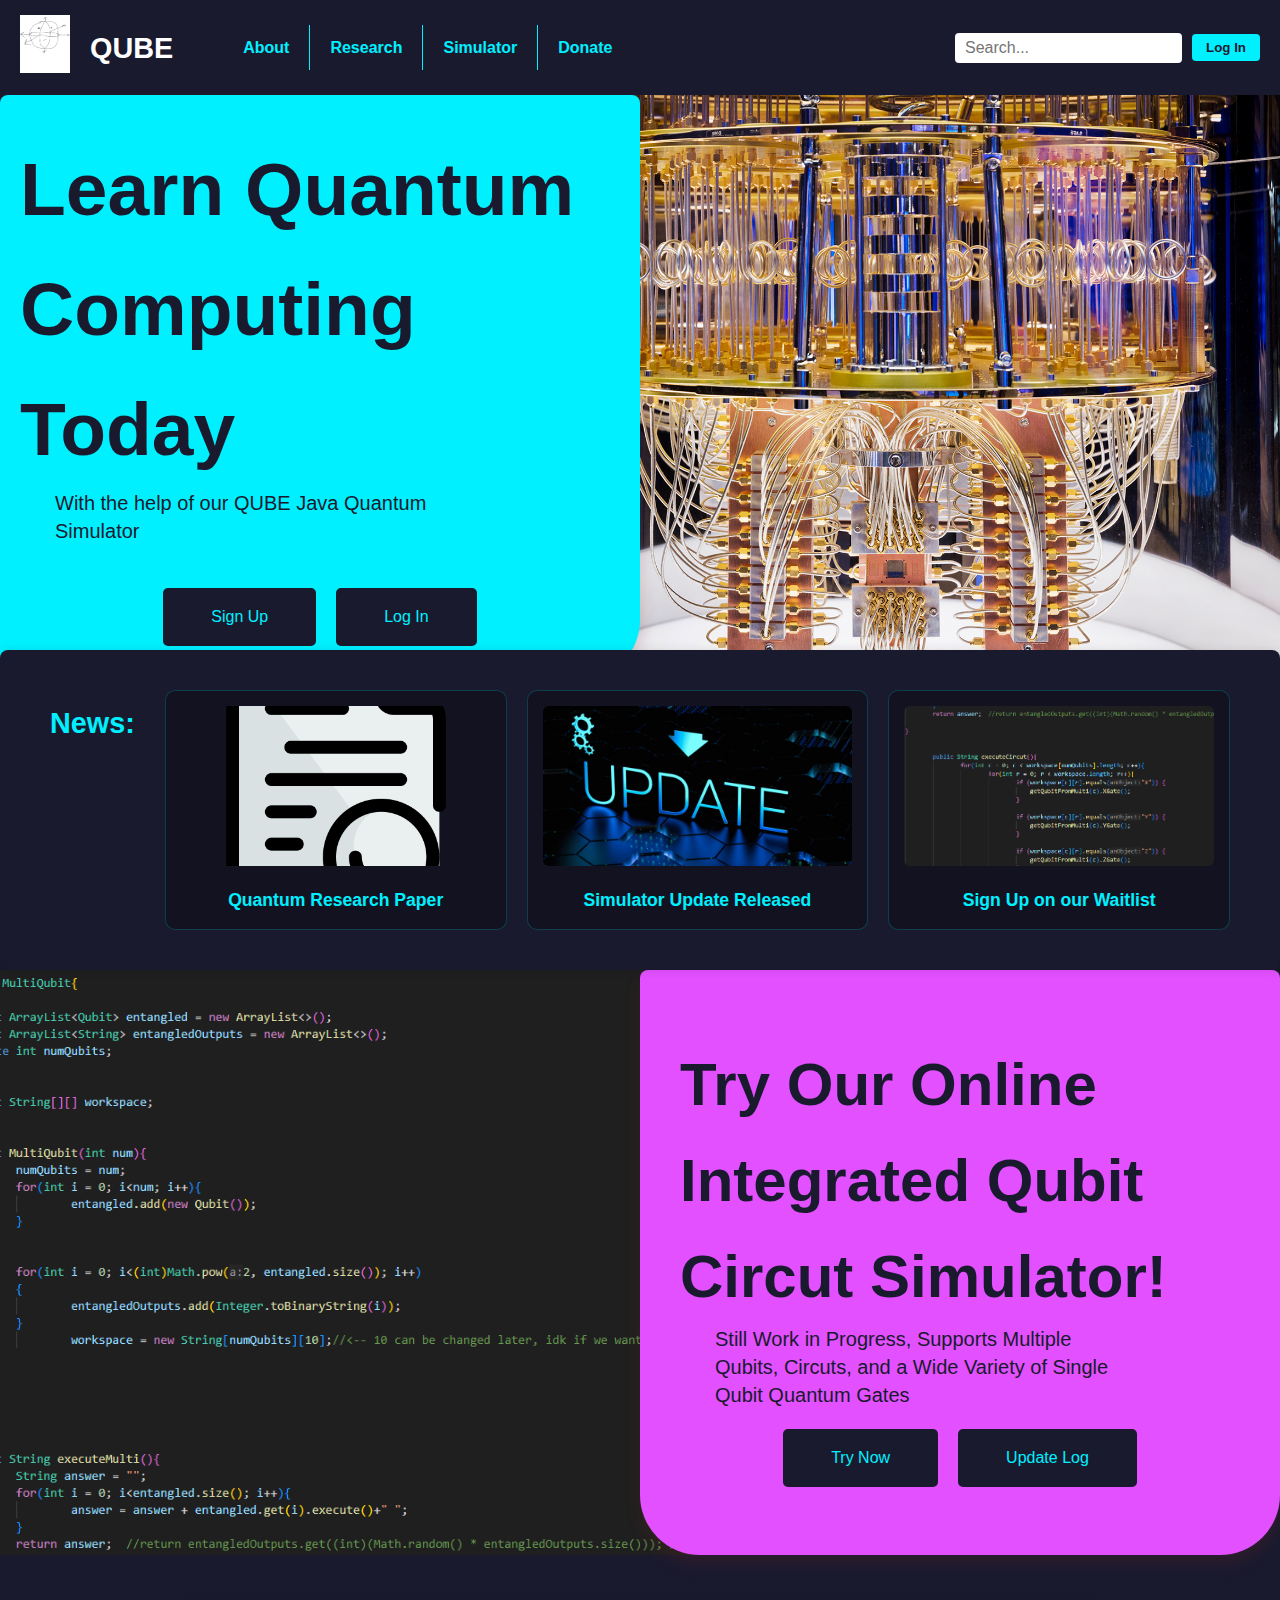
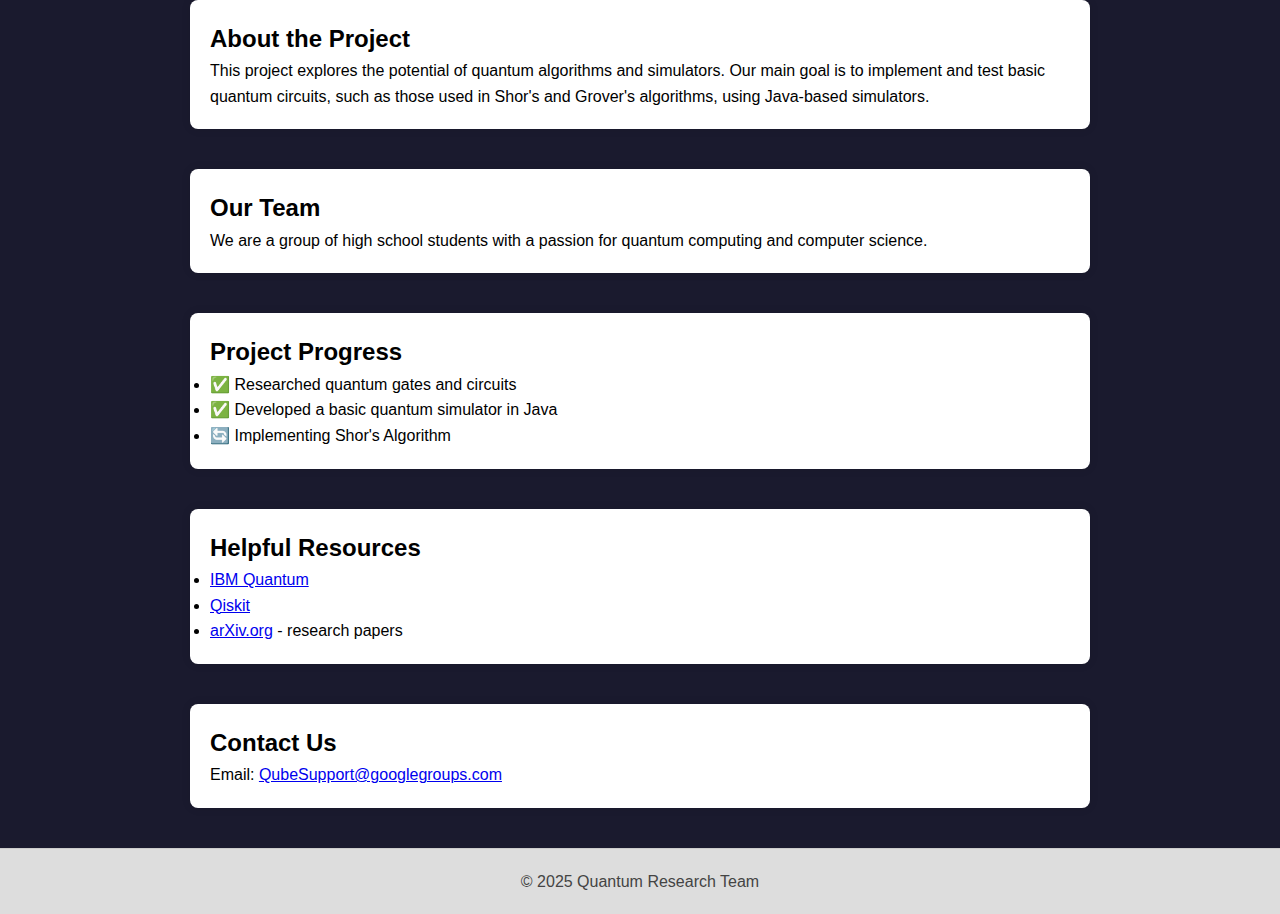
<file: index.html>
<!DOCTYPE html>
<html lang="en">
<head>
    <meta charset="UTF-8">
    <meta name="viewport" content="width=device-width, initial-scale=1.0">
    <title>QUBE</title>
    <link rel="stylesheet" href="styles.css">
</head>
<body>
    <!-- Header Placeholder -->
  <div id="header-placeholder"></div>

  <!-- Inject header.html here -->
  <script>
    fetch("header.html")
      .then(res => res.text())
      .then(data => {
        document.getElementById("header-placeholder").innerHTML = data;
      });
  </script>
      
      <div class="top-section">
        <section class="quantum-blurb">
            <div class="blurb-content">
              <h2>Learn Quantum Computing Today</h2>
              <p class="blurb-description">With the help of our QUBE Java Quantum Simulator</p> <!-- ← new line added -->
              <div class="blurb-buttons">
                <a href="login.html">
                    <button class="signup-btn">Sign Up</button>
                  </a>
                <a href="login.html">
                    <button class="login-btn">Log In</button>
                  </a>
              </div>
            </div>
          </section>
      
        <div class="right-image">
          <img src="quamtumcomputer.png" alt="Quantum Computing Illustration" />
        </div>
      </div>

      <section class="news-section">
        <div class="news-container">
          <h3 class="news-label">News:</h3>
          <div class="news-grid">
            <div class="news-card">
              <img src="researchppr.png" alt="News 1">
              <h4>Quantum Research Paper</h4>
            </div>
            <div class="news-card">
              <img src="updatecode.png" alt="News 2">
              <h4>Simulator Update Released</h4>
            </div>
            <div class="news-card">
              <img src="whatinworldcode.png" alt="News 3">
              <h4>Sign Up on our Waitlist</h4>
            </div>
          </div>
        </div>
      </section>
      

      <div class="bottom-section">
        <section class="quantum-blurb mirrored-blurb">
          <div class="blurb-content">
            <h2>Try Our Online Integrated Qubit Circut Simulator!</h2>
            <p class="blurb-description">Still Work in Progress, Supports Multiple Qubits, Circuts, and a Wide Variety of Single Qubit Quantum Gates</p>
            <div class="blurb-buttons">
              <button class="trynow-btn">Try Now</button>
              <button class="updatelog-btn">Update Log</button>
            </div>
          </div>
        </section>
      
        <div class="left-image">
          <img src="whatisthis2.png" alt="Different Quantum Illustration" />
        </div>
      </div>
      
      

    <main>
        <section id="about">
            <h2>About the Project</h2>
            <p>This project explores the potential of quantum algorithms and simulators. Our main goal is to implement and test basic quantum circuits, such as those used in Shor's and Grover's algorithms, using Java-based simulators.</p>
        </section>

        <section id="team">
            <h2>Our Team</h2>
            <p>We are a group of high school students with a passion for quantum computing and computer science.</p>
        </section>

        <section id="progress">
            <h2>Project Progress</h2>
            <ul>
                <li>✅ Researched quantum gates and circuits</li>
                <li>✅ Developed a basic quantum simulator in Java</li>
                <li>🔄 Implementing Shor's Algorithm</li>
            </ul>
        </section>

        <section id="resources">
            <h2>Helpful Resources</h2>
            <ul>
                <li><a href="https://quantum-computing.ibm.com/">IBM Quantum</a></li>
                <li><a href="https://qiskit.org/">Qiskit</a></li>
                <li><a href="https://arxiv.org/">arXiv.org</a> - research papers</li>
            </ul>
        </section>

        <section id="contact">
            <h2>Contact Us</h2>
            <p>Email: <a href="mailto:QubeSupport@googlegroups.com">QubeSupport@googlegroups.com</a></p>
        </section>
    </main>

    <footer>
        <p>&copy; 2025 Quantum Research Team</p>
    </footer>
</body>
</html>
</file>
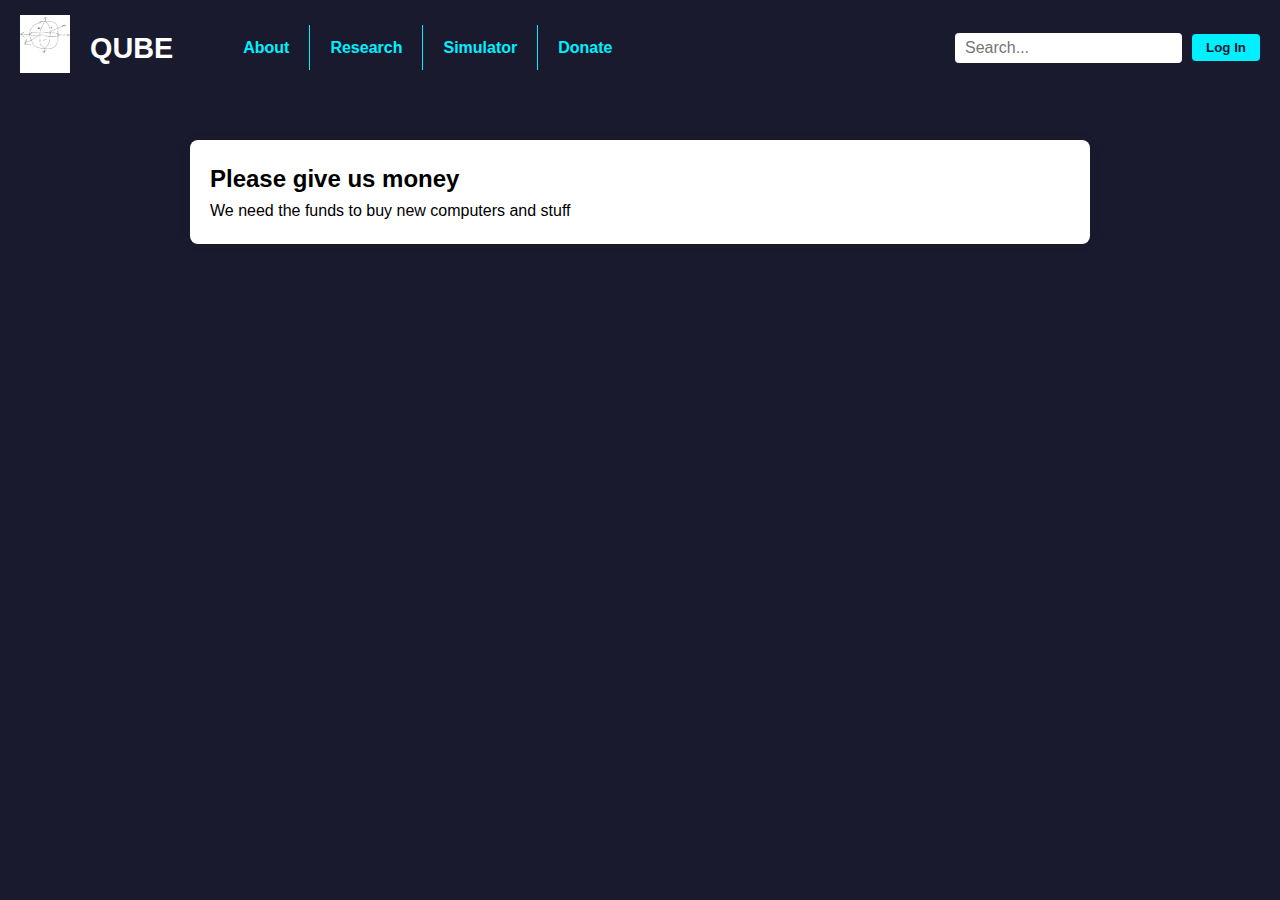
<file: donate.html>
<!DOCTYPE html>
<html lang="en">
<head>
  <meta charset="UTF-8" />
  <meta name="viewport" content="width=device-width, initial-scale=1.0"/>
  <title>QUBE | Research</title>
  <link rel="stylesheet" href="styles.css" />
</head>
<body>
  <div id="header-placeholder"></div>

  <script>
    fetch("header.html")
      .then(res => res.text())
      .then(data => {
        document.getElementById("header-placeholder").innerHTML = data;
      });
  </script>

  <main class="page-content">
    <section>
      <h2>Please give us money</h2>
      <p>We need the funds to buy new computers and stuff</p>
    </section>
  </main>
</body>
</html>
</file>
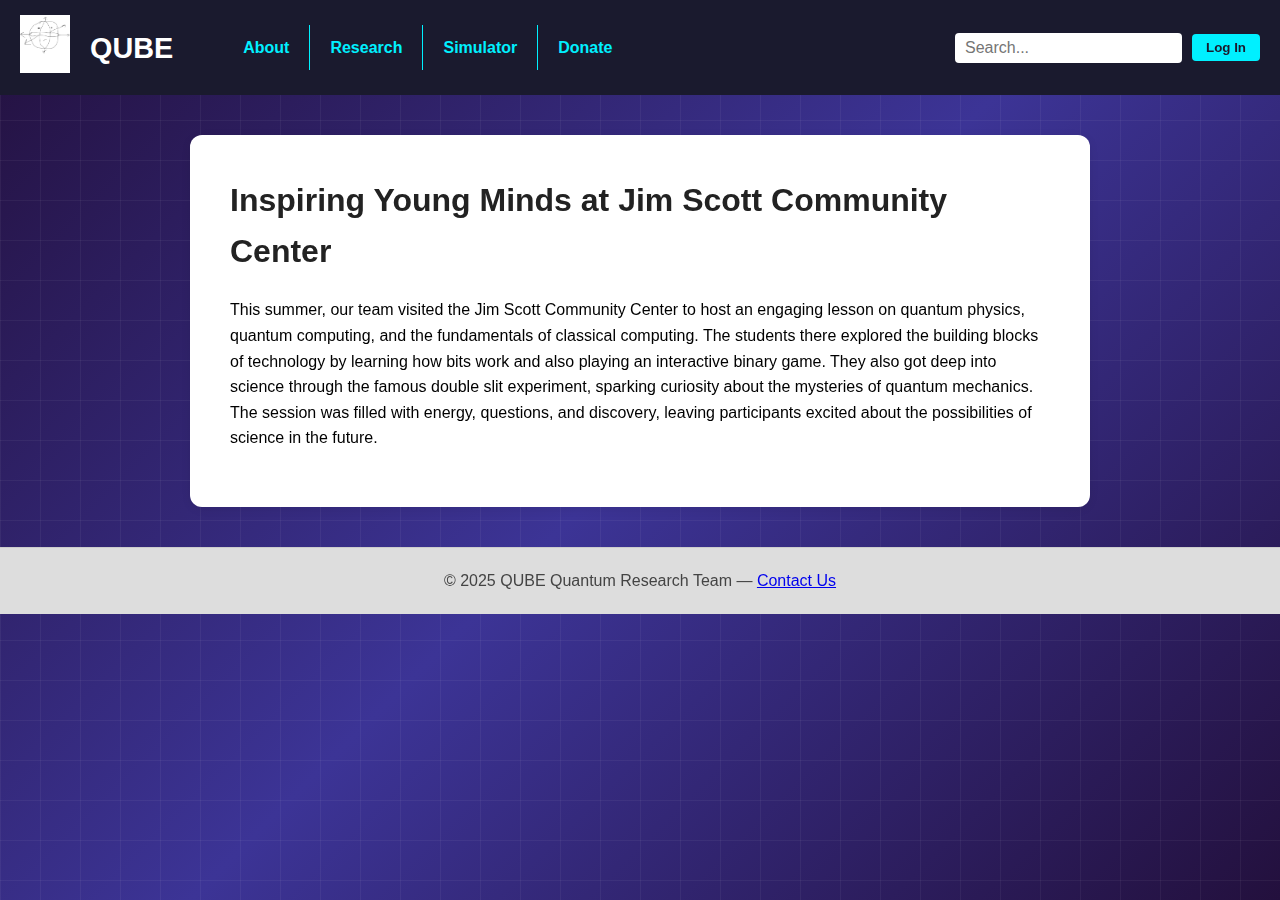
<file: FairfaxOutreach2025.html>
<!DOCTYPE html>
<html lang="en">
<head>
  <meta charset="UTF-8" />
  <meta name="viewport" content="width=device-width, initial-scale=1.0" />
  <title>About QUBE</title>
  <link rel="stylesheet" href="styles.css" />
    <link rel="stylesheet" href="dashboard.css" />
  <style>
    .about-container {
      max-width: 900px;
      margin: 40px auto;
      background: #ffffff;
      padding: 40px;
      border-radius: 12px;
      box-shadow: 0 2px 10px rgba(0,0,0,0.08);
      font-family: Arial, sans-serif;
      line-height: 1.6;
    }
    .about-container h2 {
      font-size: 2rem;
      margin-bottom: 20px;
      color: #222;
    }
    .about-container p {
      margin-bottom: 16px;
    }
    .about-container ul {
      margin: 20px 0;
      padding-left: 20px;
    }
    .about-container li {
      margin-bottom: 10px;
    }
    .team-section {
      margin-top: 40px;
      border-top: 1px solid #ddd;
      padding-top: 30px;
    }
    .team-grid {
      display: grid;
      grid-template-columns: repeat(auto-fit, minmax(180px, 1fr));
      gap: 20px;
      margin-top: 20px;
    }
    .team-member {
      text-align: center;
      background: #f9f9f9;
      padding: 15px;
      border-radius: 8px;
    }
    .team-member h4 {
      margin: 10px 0 5px;
    }
    .team-member p {
      font-size: 0.9rem;
      color: #666;
    }
  </style>
</head>
<body>
  <div id="header-placeholder"></div>
 <div class="grid-bg"></div>
  <!-- Inject header.html here -->
  <script>
    fetch("header.html")
      .then(res => res.text())
      .then(data => {
        document.getElementById("header-placeholder").innerHTML = data;
      });
  </script>

  <!-- Main Content -->
  <main class="about-container">
    <h2>Inspiring Young Minds at Jim Scott Community Center</h2>
    <p>
      This summer, our team visited the Jim Scott Community Center to host an engaging 
            lesson on quantum physics, quantum computing, and the fundamentals of classical 
            computing. The students there explored the building blocks of technology by learning how bits 
            work and also playing an interactive binary game. They also got deep into science 
            through the famous double slit experiment, sparking curiosity about the mysteries 
            of quantum mechanics. The session was filled with energy, questions, and discovery, 
            leaving participants excited about the possibilities of science in the future.</p>
<!-- add images (format them!) here -->
  </main>

  <footer>
    <p>&copy; 2025 QUBE Quantum Research Team &mdash; <a href="contact.html">Contact Us</a></p>
  </footer>

</body>
</html>
</file>
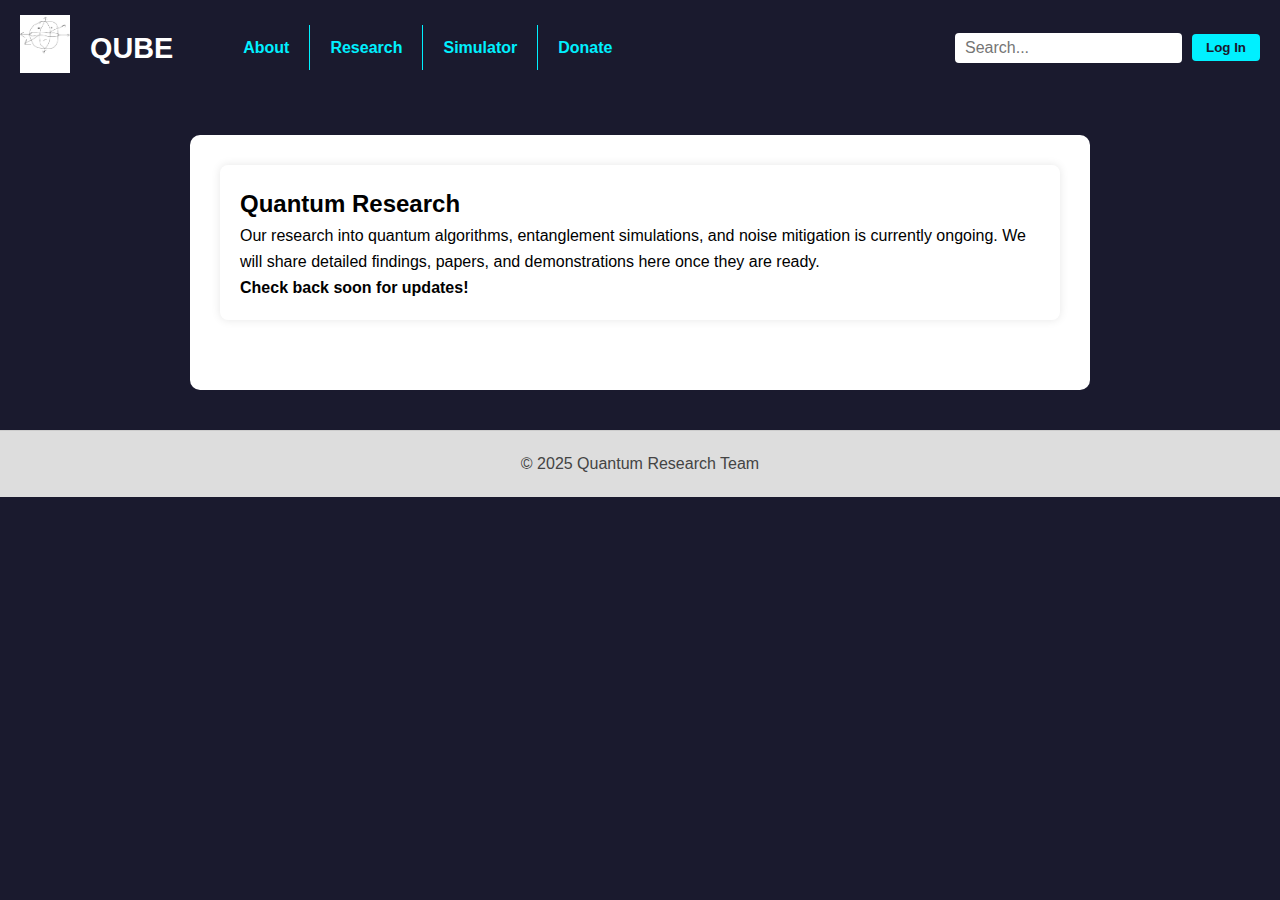
<file: research.html>
<!DOCTYPE html>
<html lang="en">
<head>
  <meta charset="UTF-8" />
  <meta name="viewport" content="width=device-width, initial-scale=1.0"/>
  <title>QUBE | Research</title>
  <link rel="stylesheet" href="styles.css" />
</head>
<body>
  <div id="header-placeholder"></div>

  <script>
    fetch("header.html")
      .then(res => res.text())
      .then(data => {
        document.getElementById("header-placeholder").innerHTML = data;
      });
  </script>

  <main class="page-content" style="max-width: 900px; margin: 40px auto; background: white; padding: 30px; border-radius: 10px;">
    <section>
      <h2>Quantum Research</h2>
      <p>
        Our research into quantum algorithms, entanglement simulations, and noise mitigation 
        is currently ongoing. We will share detailed findings, papers, and demonstrations here 
        once they are ready.
      </p>
      <p><strong>Check back soon for updates!</strong></p>
    </section>
  </main>

  <footer>
    <p>&copy; 2025 Quantum Research Team</p>
  </footer>
</body>
</html>
</file>
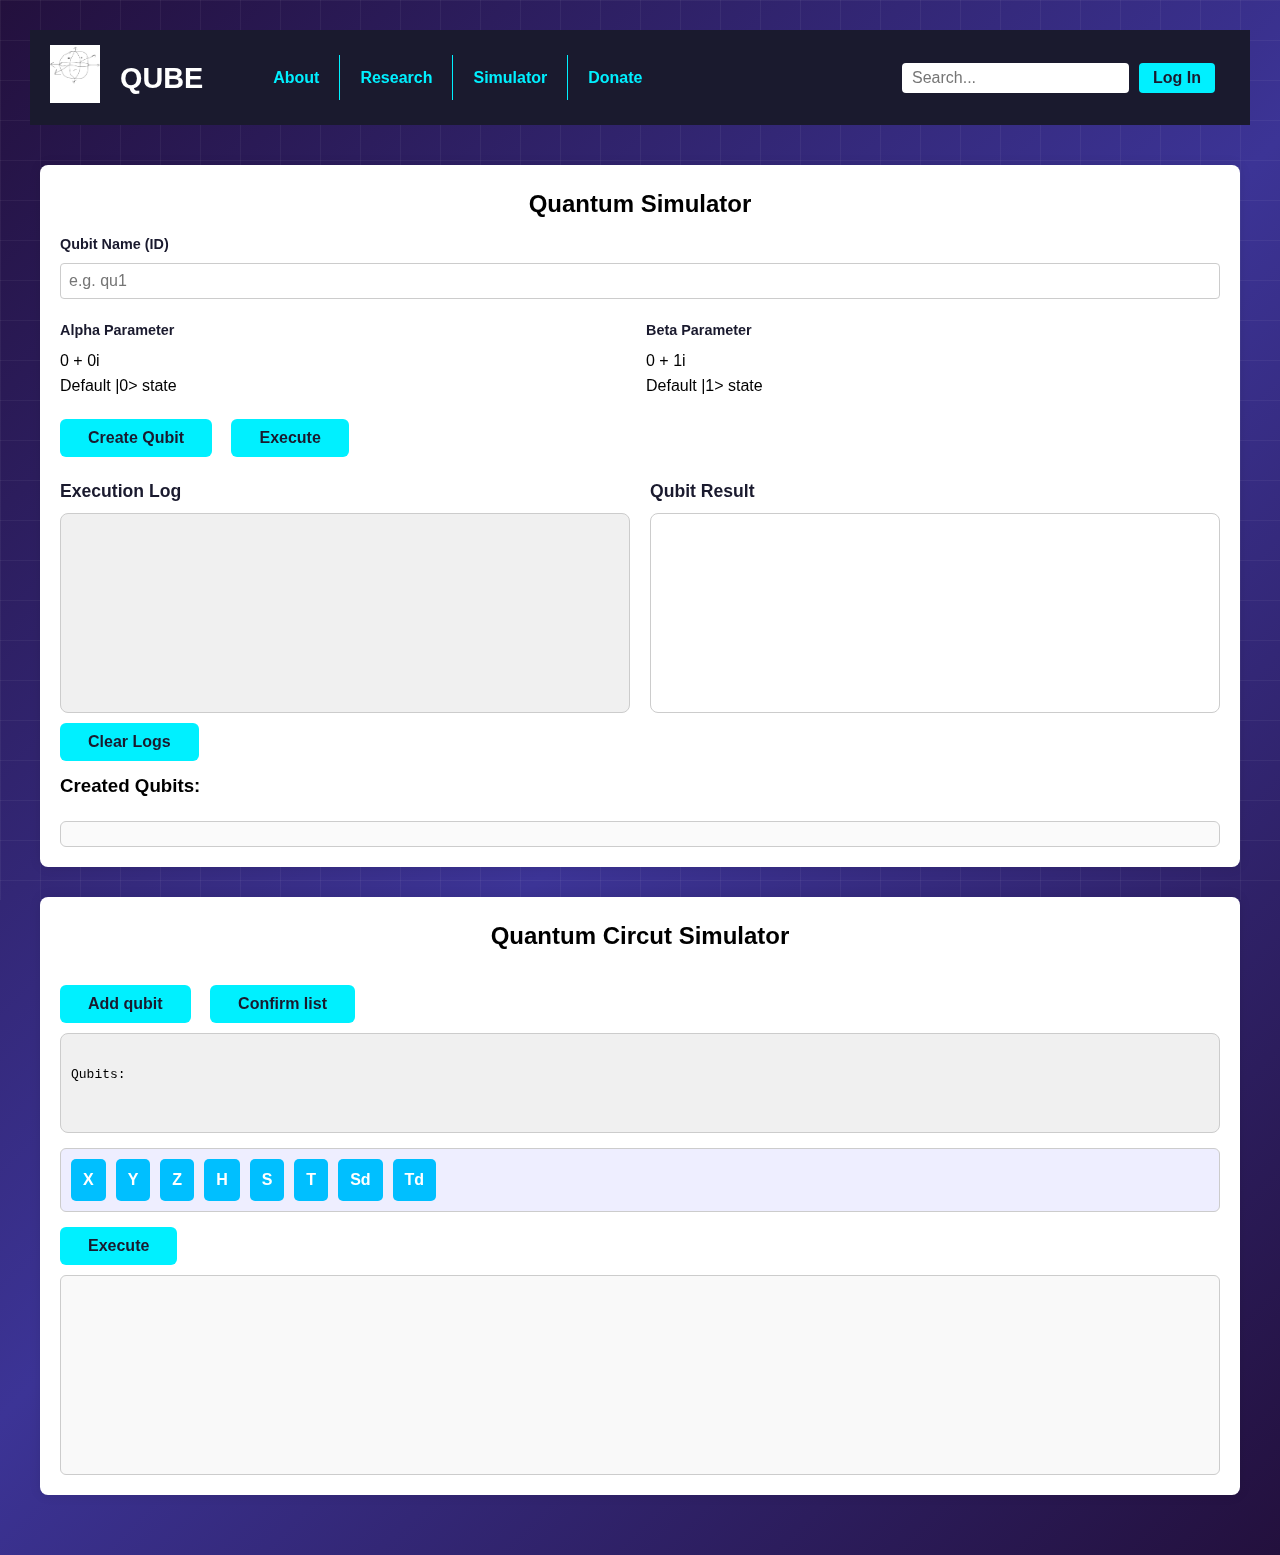
<file: simulator.html>
<!DOCTYPE html>
<html lang="en">
<head>
  <meta charset="UTF-8" />
  <meta name="viewport" content="width=device-width, initial-scale=1" />
  <title>QUBE Simulator</title>
  <link rel="stylesheet" href="styles.css" />
  <link rel="stylesheet" href="simulator.css" />
  <link rel="stylesheet" href="dashboard.css" />
  
</head>
<body>
  <!-- Header placeholder -->
  <div id="header-placeholder"></div>

  <script>
    fetch("header.html")
      .then(res => res.text())
      .then(data => {
        document.getElementById("header-placeholder").innerHTML = data;
      })
      .catch(err => console.error("Error loading header:", err));
  </script>

  <div class="container">
    <h2>Quantum Simulator</h2>

    <div class="input-group">
      <div>
        <label for="qubit-name">Qubit Name (ID)</label>
        <input type="text" id="qubit-name" placeholder="e.g. qu1" />
      </div>
    </div>

    <div class="input-group">
      <div class="input-row">
        <div>
          <label>Alpha Parameter</label>
          <div class="param-display">0 + 0i</div>
          <div class="param-label">Default |0> state</div>
        </div>
        <div>
          <label>Beta Parameter</label>
          <div class="param-display">0 + 1i</div>
          <div class="param-label">Default |1> state</div>
        </div>
      </div>
    </div>

    <div class="buttons">
      <button id="create-qubit-btn">Create Qubit</button>
      <button id="execute-btn">Execute</button>
    </div>

    <div id="log-container">
      <div style="flex: 1;">
        <h4>Execution Log</h4>
        <div id="execution-log"></div>
      </div>
      <div style="flex: 1;">
        <h4>Qubit Result</h4>
        <div id="result-output"></div>
      </div>
    </div>

    <button id="clear-log-btn">Clear Logs</button>
    
    <h3>Created Qubits:</h3>
    <div class="qubit-list" id="qubit-list"></div>
  </div>

  <script>
    const executionLogEl = document.getElementById('execution-log');
    const resultOutputEl = document.getElementById('result-output');
    const qubitListEl = document.getElementById('qubit-list');
    let selectedQubitId = null;
    let selectedQubitElement = null;

    function appendLog(message) {
      const timestamp = new Date().toLocaleString();
      executionLogEl.textContent += `[${timestamp}] ${message}\n`;
      executionLogEl.scrollTop = executionLogEl.scrollHeight;
    }

    function setResultOutput(message) {
      resultOutputEl.textContent = message;
    }

    document.getElementById('create-qubit-btn').addEventListener('click', () => {
      const id = document.getElementById('qubit-name').value.trim();

      if (!id) {
        alert("Please enter a Qubit Name.");
        return;
      }

      if (isQubitNameExists(id)) {
        alert("A qubit with this name already exists.");
        return;
      }

      const payload = {
        id: id,
        aReal: 0,
        aImag: 0,
        bReal: 0,
        bImag: 1
      };

      appendLog(`Creating qubit '${id}'...`);

      fetch("https://qube-simulator.onrender.com/create-qubit", {
        method: 'POST',
        headers: { 'Content-Type': 'application/json' },
        body: JSON.stringify(payload)
      })
      .then(res => res.text())
      .then(data => {
        if (data.includes("successfully")) {
          addQubitToUI(id);
          appendLog(`Qubit '${id}' created.`);
        } else {
          appendLog(`Error: ${data}`);
        }
      })
      .catch(err => appendLog(`Error: ${err.message}`));
    });

    function isQubitNameExists(id) {
      return document.querySelector(`[data-id='${id}']`) !== null;
    }

    function addQubitToUI(id) {
      const div = document.createElement("div");
      div.className = "qubit-item";
      div.setAttribute("data-id", id);
      div.innerHTML = `
        <p><strong>Name:</strong> ${id}</p>
        <p><strong>State:</strong> |1></p>
        <p><strong>Values:</strong> 0,0,0,1</p>
        <button class="delete-btn">Delete</button>
      `;

      div.querySelector(".delete-btn").addEventListener("click", (e) => {
        e.stopPropagation();
        deleteQubit(id, div);
      });

      div.addEventListener("click", () => {
        if (selectedQubitElement) selectedQubitElement.classList.remove('glow');
        selectedQubitId = id;
        selectedQubitElement = div;
        div.classList.add('glow');
        document.getElementById('qubit-name').value = id;
      });

      qubitListEl.appendChild(div);
    }

    function deleteQubit(id, div) {
      appendLog(`Deleting qubit '${id}'...`);
      qubitListEl.removeChild(div);

      fetch("https://qube-simulator.onrender.com/delete-qubit", {
        method: 'POST',
        headers: { 'Content-Type': 'application/json' },
        body: JSON.stringify({ id })
      })
      .then(res => res.text())
      .then(data => appendLog(data))
      .catch(err => appendLog(`Error deleting qubit: ${err.message}`));
    }

    document.getElementById('execute-btn').addEventListener('click', () => {
      if (!selectedQubitId) {
        alert("Please select a qubit.");
        return;
      }

      appendLog(`Executing qubit '${selectedQubitId}'...`);

      fetch("https://qube-simulator.onrender.com/execute", {
        method: 'POST',
        headers: { 'Content-Type': 'application/json' },
        body: JSON.stringify({ id: selectedQubitId })
      })
      .then(res => res.text())
      .then(data => setResultOutput(data))
      .catch(err => appendLog(`Error executing qubit: ${err.message}`));
    });

    document.getElementById('clear-log-btn').addEventListener('click', () => {
      executionLogEl.textContent = '';
      resultOutputEl.textContent = '';
    });
  </script>





<div class="grid-bg"></div>

  <!-- Your main dashboard content -->
  <div class="container">
    <h2>Quantum Circut Simulator</h2>

  <button id="btn-add-qubit" class="btn-add">Add qubit</button>
  <button id="btn-confirm" class="btn-add" disabled>Confirm list</button>
  <div class="added1-container">
  <div id="qubit-list2">Qubits:</div>
</div>
  <div id="gate-bar">
    <span class="gate" draggable="true" data-gate="X">X</span>
    <span class="gate" draggable="true" data-gate="Y">Y</span>
    <span class="gate" draggable="true" data-gate="Z">Z</span>
    <span class="gate" draggable="true" data-gate="Hadamard">H</span>
    <span class="gate" draggable="true" data-gate="S">S</span>
    <span class="gate" draggable="true" data-gate="T">T</span>
    <span class="gate" draggable="true" data-gate="SDagger">Sd</span>
    <span class="gate" draggable="true" data-gate="TDagger">Td</span>
  </div>

  <div id="grid-container"></div>

  <button id="btn-exec" class="btn" disabled>Execute</button>
  <div id="output"></div>

  <script>
    let qubits = [], workspace = [], confirmed = false, layers = 2;
    
    document.getElementById('btn-add-qubit').onclick = () => {
      if (confirmed) return;
      const name = `qu${qubits.length+1}`;
      qubits.push(name);
      document.getElementById('qubit-list2').innerText = 'Qubits: ' + qubits.join(', ');
      document.getElementById('btn-confirm').disabled = false;
    };

    document.getElementById('btn-confirm').onclick = () => {
      confirmed = true;
      document.getElementById('btn-confirm').disabled = true;
      buildGrid();
    };

    document.getElementById('gate-bar').querySelectorAll('.gate').forEach(g=>{
      g.addEventListener('dragstart', e=>{
        e.dataTransfer.setData('gate', g.dataset.gate);
      });
    });

    function buildGrid() {
      workspace = qubits.map(()=> Array(layers).fill(''));
      renderGrid();
    }

    function renderGrid() {
      const container = document.getElementById('grid-container');
      container.innerHTML = '';
      const table = document.createElement('table');
      const header = document.createElement('tr');
      header.innerHTML = '<th></th>' + workspace[0].map((_,c)=>
        `<th>Layer ${c+1}</th>`).join('');
      header.innerHTML += `<th id="layers-add" rowspan="${workspace.length+1}">+</th>`;
      table.appendChild(header);
      workspace.forEach((row, r) => {
        const tr = document.createElement('tr');
        tr.innerHTML = `<th>${qubits[r]}</th>` + row.map((gate,c)=>
          `<td class="cell" data-r="${r}" data-c="${c}">${gate}</td>`
        ).join('');
        table.appendChild(tr);
      });
      container.appendChild(table);

      container.querySelectorAll('td.cell').forEach(td=>{
        td.addEventListener('dragover', e=>{ e.preventDefault(); td.classList.add('drag-over'); });
        td.addEventListener('dragleave', ()=>td.classList.remove('drag-over'));
        td.addEventListener('drop', e=>{
          e.preventDefault(); td.classList.remove('drag-over');
          workspace[td.dataset.r][td.dataset.c] = e.dataTransfer.getData('gate');
          renderGrid();
          document.getElementById('btn-exec').disabled = false;
        });
      });

      document.getElementById('layers-add').onclick = () => {
        layers++;
        workspace.forEach(row=>row.push(''));
        renderGrid();
      };
    }

    document.getElementById('btn-exec').onclick = () => {
      const payload = { qubits, gates: workspace };
      fetch('https://your-backend/execute-circuit', {
        method: 'POST',
        headers:{'Content-Type':'application/json'},
        body: JSON.stringify(payload)
      })
      .then(r=>r.text())
      .then(txt=>document.getElementById('output').innerText = txt)
      .catch(e=>document.getElementById('output').innerText = e.message);
    };
  </script>




  
</body>
</html>
</file>
<file: dashboard.css>
/* === BACKGROUND GRID AND GRADIENT === */
body {
  margin: 0;
  font-family: 'Segoe UI', sans-serif;
  min-height: 100vh;
  position: relative;
   background: linear-gradient(
    135deg,
    #23103d 0%,
    #3c3496 50%,
    #23103d 100%
  );
  overflow-x: hidden;
}

/* Grid Pattern Overlay */
.grid-bg {
  position: fixed;
  inset: 0;
  z-index: -1;
}

.grid-bg::before {
  content: "";
  position: absolute;
  inset: 0;
  background-image:
    linear-gradient(to right, rgba(255, 255, 255, 0.05) 1px, transparent 1px),
    linear-gradient(to bottom, rgba(255, 255, 255, 0.05) 1px, transparent 1px);
  background-size: 40px 40px;
  animation: moveGrid 5s linear infinite;
}

@keyframes moveGrid {
  0% {
    background-position: 0 0;
  }
  100% {
    background-position: 200px 200px;
  }
}


/* === MAIN DASHBOARD BOX === */
.dashboard-container {
  max-width: 1400px;
  margin: 60px auto;
  padding: 40px;
  background: rgba(255, 255, 255, 0.2);
  backdrop-filter: blur(10px);
  border-radius: 25px;
  box-shadow: 0 0 20px rgba(255, 255, 255, 0.1);
  color: #000000;
}

header {
  display: flex;
  align-items: center;
  gap: 20px;
  margin-bottom: 40px;
}

.profile-pic {
  width: 60px;
  height: 60px;
  border-radius: 50%;
  background: white;
  border: 2px solid #000;
}

.dashboard-content {
  display: flex;
  justify-content: space-between;
  flex-wrap: wrap;
  gap: 40px;
}

.lesson-progression {
  flex: 1;
  min-width: 300px;
}

.lesson-track {
  display: flex;
  flex-direction: column;
  align-items: center;
}

.lesson-node {
  display: flex;
  align-items: center;
  gap: 15px;
}

.circle {
  width: 40px;
  height: 40px;
  background: cyan;
  border: 3px solid #000;
  border-radius: 50%;
}

.line {
  width: 4px;
  height: 30px;
  background-color: cyan;
  margin: 10px 0;
}

.project-section {
  flex: 1;
  min-width: 300px;
}

.project-card {
  background: rgba(255, 255, 255, 0.2);
  backdrop-filter: blur(6px);
  padding: 20px;
  border-radius: 15px;
  border: 1px solid rgba(255, 255, 255, 0.3);
  display: flex;
  flex-direction: column;
  gap: 15px;
}

.project-name {
  font-size: 1.2em;
  font-weight: 600;
}

.project-buttons {
  display: flex;
  gap: 10px;
}

.go-btn {
  background-color: limegreen;
  color: rgb(7, 0, 66);
  padding: 10px 20px;
  border: none;
  font-weight: bold;
  border-radius: 8px;
  cursor: pointer;
  transition: transform 0.2s ease;
}

.delete-btn {
  background-color: crimson;
  color: white;
  padding: 10px 20px;
  border: none;
  font-weight: bold;
  border-radius: 8px;
  cursor: pointer;
  transition: transform 0.2s ease;
}

.go-btn:hover,
.delete-btn:hover {
  transform: scale(1.05);
}
</file>
<file: simulator.css>
body {
      font-family: Arial, sans-serif;
      margin: 0;
      padding: 30px;
    }

    .main-container {
      background: #fff;
      padding: 20px;
      border-radius: 12px;
      box-shadow: 0 0 15px rgba(0,0,0,0.2);
      max-width: 1000px;
      margin: 0 auto;
    }

    h2 {
      text-align: center;
      margin-bottom: 20px;
    }

    .controls {
      display: flex;
      justify-content: space-between;
      align-items: center;
      flex-wrap: wrap;
      margin-bottom: 20px;
    }

    .controls .btn1 {
      padding: 10px 20px;
      font-size: 16px;
      border: none;
      background: #4444ff;
      color: white;
      border-radius: 6px;
      cursor: pointer;
      margin: 5px;
    }

.btn-add{
      padding: 10px 28px;
      font-size: 1rem;
      background-color: #00f0ff;
      border: none;
      border-radius: 6px;
      cursor: pointer;
      color: #1a1a2e;
      font-weight: bold;
      transition: background-color 0.3s ease;
      margin-right: 15px;
      margin-top: 20px;

    }


    .controls .btn:disabled {
      background: #888;
      cursor: not-allowed;
    }

    .qubit-box {
      padding: 10px;
      border: 1px solid #ccc;
      border-radius: 8px;
      background: #f9f9f9;
      min-width: 180px;
    }

    .qubit-box h4 {
      margin-top: 0;
    }

    #gate-bar {
      margin: 15px 0;
      display: flex;
      gap: 10px;
      flex-wrap: wrap;
      padding: 10px;
      background: #eef;
      border: 1px solid #ccc;
      border-radius: 6px;
    }

    .gate {
      background: #00bfff;
      color: white;
      padding: 8px 12px;
      border-radius: 5px;
      cursor: grab;
      font-weight: bold;
      user-select: none;
    }

    .gate:active {
      background: #0099cc;
    }

    table {
      border-collapse: collapse;
      margin-top: 10px;
      width: 100%;
    }

    th, td {
      border: 1px solid #aaa;
      text-align: center;
      width: 70px;
      height: 40px;
    }

    td.cell {
      background: #fff;
      cursor: pointer;
    }

    td.cell.drag-over {
      background-color: #cceeff;
    }

    th.layer-header {
      background: #ddd;
    }

    #layers-add {
      background: rgb(189, 148, 255);
      color: black;
      font-weight: bold;
      cursor: pointer;
      width: 40px;
    }

    .execute-section {
      display: flex;
      justify-content: space-between;
      align-items: center;
      margin-top: 20px;
    }

    #output {
      margin-top: 10px;
      background: #f0f0f0;
      padding: 12px;
      border-radius: 6px;
      border: 1px solid #ccc;
      font-family: monospace;
      min-height: 40px;
    }



       /* Existing styles */
    .container {
      max-width: 1200px;
      margin: 30px auto;
      background: white;
      padding: 20px;
      border-radius: 8px;
      box-shadow: 0 0 12px rgba(0,0,0,0.1);
    }

    h2 {
      margin-bottom: 10px;
    }

    .input-group {
      display: flex;
      flex-direction: column;
      gap: 12px;
      margin-bottom: 20px;
    }

    .input-row {
      display: flex;
      gap: 12px;
    }

    .input-row div {
      flex: 1;
    }

    label {
      font-weight: bold;
      font-size: 0.9rem;
      display: block;
      margin-bottom: 6px;
      color: #1a1a2e;
    }

    input[type="text"] {
      padding: 8px;
      width: 100%;
      border-radius: 4px;
      border: 1px solid #ccc;
      font-size: 1rem;
    }

    .buttons {
      margin-bottom: 20px;
    }

    button, .btn1 {
      padding: 10px 28px;
      font-size: 1rem;
      background-color: #00f0ff;
      border: none;
      border-radius: 6px;
      cursor: pointer;
      color: #1a1a2e;
      font-weight: bold;
      transition: background-color 0.3s ease;
      margin-right: 15px;
    }

    button:hover {
      background-color: #00c4cc;
    }

    #output {
      white-space: pre-wrap;
      background: #f0f8ff;
      border-radius: 6px;
      padding: 15px;
      min-height: 100px;
      font-family: monospace;
      color: #1a1a2e;
      border: 1px solid #ccc;
    }

   .qubit-list {
  display: grid;                  /* Using grid layout for qubits */
  grid-template-columns: repeat(3, 1fr);  /* Display qubits in 3 equal-width columns */
  gap: 20px;                      /* Add space between the qubits */
  margin-top: 20px;
  background: #fafafa;
  padding: 12px;
  border-radius: 6px;
  border: 1px solid #ccc;
}

.qubit-item {
  padding: 10px;
  background-color: #e6f7ff;
  border-radius: 6px;
  border: 1px solid #cce7ff;
  cursor: pointer;
  transition: background-color 0.3s ease;
}

.qubit-item:hover {
  background-color: #f0f0f0; /* Change background color on hover */
}


    .qubit-item {
      margin-bottom: 15px;
      padding: 10px;
      background-color: #e6f7ff;
      border-radius: 6px;
      border: 1px solid #cce7ff;
    }

 .glow {
    box-shadow: 0 0 10px rgba(0, 255, 0, 0.7);  /* Green glow effect */
    border: 2px solid green;
  }

  .qubit-item {
    cursor: pointer;
    padding: 10px;
    margin: 5px;
    border: 1px solid #ccc;
  }

  .qubit-item:hover {
    background-color: #f0f0f0;
  }


#output {
  width: 100%;                /* or any fixed width like 400px */
  height: 200px;              /* Set a fixed height */
  border: 1px solid #ccc;
  padding: 10px;
  margin-top: 10px;
  overflow-y: auto;           /* Enables vertical scroll */
  white-space: pre-line;      /* Preserves line breaks in logs */
  background-color: #f9f9f9;  /* Optional: for readability */
  font-family: monospace;     /* Optional: for log-like appearance */
}



#log-container{
  display: flex;
  gap: 20px;
  margin-top: 20px;
}

.added1-container {
  flex: 1;
  height: 100px;
  border: 1px solid #ccc;
  padding: 10px;
  margin-top: 10px;
  overflow-y: auto;
  background-color: #f0f0f0;
  font-family: monospace;
  white-space: pre-line;
  border-radius: 8px;  /* Added for slight curve */

}

/* Left log (Execution log with timestamp) */
#execution-log {
  flex: 1;
  height: 200px;
  border: 1px solid #ccc;
  padding: 10px;
  overflow-y: auto;
  background-color: #f0f0f0;
  font-family: monospace;
  white-space: pre-line;
  border-radius: 8px;  /* Added for slight curve */
}

/* Right log (Just result/output) */
#result-output {
  flex: 1;
  height: 200px;
  border: 1px solid #ccc;
  padding: 10px;
  overflow-y: auto;
  background-color: #fff;
  font-family: monospace;
  font-weight: bold;
  white-space: pre-line;
  border-radius: 8px;  /* Added for slight curve */
}



#log-container h4 {
  margin-bottom: 8px;
  font-size: 1.1rem;
  color: #1a1a2e;
}

/* Log container with two panes (execution log and result output) */
#log-container {
  display: flex;
 
  margin-bottom: 10spx; /* Added margin bottom for the gap */
}

/* Clear Logs button */
#clear-log-btn {
  margin-top: 10px; /* Add a gap between the logs and the button */
  margin-bottom: 10px;
}




.qubit-item {
  display: grid;
  grid-template-columns: repeat(3, 1fr); /* 3 equal columns */
  gap: 16px;
  border: 1px solid #ccc;
  border-radius: 8px;
  padding: 12px;
  margin: 10px 0;
  background-color: #f5f5f5;
}

.qubit-col {
  display: flex;
  flex-direction: column;
  justify-content: center;
}

.qubit-actions {
  flex-direction: row;
  gap: 8px;
}

.qubit-actions button {
  margin-top: 6px;
}
</file>
<file: styles.css>
/* General Reset */
* {
    margin: 0;
    padding: 0;
    box-sizing: border-box;
  }

  html, body {
    overflow-x: hidden;
    overflow-y: auto;
  }
  body {
    font-family: 'Segoe UI', sans-serif;
    background-color: #1a1a2e;
    color: #000;
    line-height: 1.6;
  }
  
  /* HEADER STRUCTURE */
  header {
    background-color: #1a1a2e;
    color: white;
    padding: 15px 20px;
  }
  
  .header-container {
    display: flex;
    align-items: center;
    justify-content: space-between;
    width: 100%;
  }
  
  /* LEFT GROUP */
  .left-group {
    display: flex;
    align-items: center;
    gap: 20px;
    flex: 1;
  }
  
  .logo {
    width: 50px;
    height: auto;
  }
  
  h1 {
    font-size: 1.8rem;
    white-space: nowrap;
  }
  
  nav ul {
    list-style: none;
    display: flex;
    margin-left: 30px;
    padding: 0;
  }
  
  nav li {
    padding: 10px 20px;
    border-right: 1px solid #00f0ff;
    transition: background-color 0.3s ease;
  }
  
  /* Remove border on last item */
  nav li:last-child {
    border-right: none;
  }
  
  /* Make the link fill the whole <li> box */
  nav a {
    display: block;
    color: #00f0ff;
    text-decoration: none;
    font-weight: bold;
    width: 100%;
    height: 100%;
  }
  
  /* Hover on <li> lights up the full box */
  nav li:hover {
    background-color: #00f0ff;
  }
  
  nav li:hover a {
    color: #1a1a2e;
  }
  
  
  
  /* RIGHT GROUP */
  .right-group {
    display: flex;
    align-items: center;
    gap: 10px;
    justify-content: flex-end;
    flex-shrink: 0;
  }
  
  .search-bar {
    padding: 6px 10px;
    font-size: 1rem;
    border-radius: 4px;
    border: none;
  }
  
  .sign-in {
    padding: 6px 14px;
    background-color: #00f0ff;
    color: #1a1a2e;
    font-weight: bold;
    border: none;
    border-radius: 4px;
    cursor: pointer;
  }
  
  .sign-in:hover {
    background-color: #00c4cc;
  }
  

/* Parent container */
.top-section {
    position: relative;
    width: 100vw;
    height: 65vh;
    overflow: visible;
    
  }
  
  /* LEFT: Quantum blurb stays on top */
  .quantum-blurb {
    position: relative;
    font-size: 50px;
    padding-left: 50px;
    z-index: 2; /* stays above the image */
    width: 50%;
    height: 100%;
    background-color: #00f0ff;
    color: #1a1a2e;
    border-bottom-right-radius: 60px;
    display: flex;
    align-items: center;
    justify-content: center;
    padding: 20px;
    box-shadow: 0 8px 16px rgba(131, 41, 41, 0.2);
  }

  .blurb-description {
    text-align: left;
    font-size: 1.1rem;
    margin-top: 0px;                 /*I changed thhis from 10 to 0 */
    margin-left:35px;
    font-size: 20px;

    color: #1a1a2e; /* or white if your background is dark */
    max-width: 400px;
    line-height: 1.4;
  }
  


  /* RIGHT: background image fills right half, under the corner */
  .right-image {
    position: absolute;
    top: 0;
    right: 0;
    width: 60vw; /* extra width so it fills behind the rounded corner */
    height: 100%;
    z-index: 1;  /* behind the blurb box */
    overflow: hidden;
  }
  
  .right-image img {
    width: 100%;
    height: 100%;
    object-fit: cover; /* makes image fill the space while keeping aspect ratio */
  }
  
  .blurb-buttons {
    display: flex;            /* put buttons in a row */
    justify-content: center;  /* center horizontally */
    gap: 20px;                /* space between buttons */
    margin-top: 20px;         /* add some space above buttons */
    flex-wrap: nowrap;        /* prevent buttons from wrapping */
  }
  
  .trynow-btn, .updatelog-btn, .signup-btn, .login-btn, .logoutBtn{
    flex: none;               /* prevent buttons from growing/shrinking */
    padding: 20px 48px;
    font-size: 1rem;
    cursor: pointer;
    border-radius: 5px;
    background-color: #1a1a2e;
    color: #00f0ff;
    border: none;

    transition: 0.3s ease;
  }
  
  .signup-btn:hover, .login-btn:hover, .logoutBtn{
    box-shadow: 0 0 16px #e250ff;
    transform: translateY(-5px);
  }
  

  .trynow-btn:hover, .updatelog-btn:hover {
    box-shadow: 0 0 16px #00f0ff;
    transform: translateY(-5px);
  }
  



  .news-section {
    width: 100%;
    background-color: #1a1a2e; /* matches nav theme */
    padding: 40px 30px;
    color: white;
    margin-top: -30px; /* pull upward to overlap */
    z-index: 5;
    position: relative;
  }
  .news-container {
    display: flex;
    align-items: flex-start;
    gap: 30px;
    flex-wrap: wrap;
  }
  
  .news-label {
    font-size: 1.8rem;
    font-weight: bold;
    color: #00f0ff; /* nav accent color */
    white-space: nowrap;
    padding-top: 10px;
  }
  
  /* Grid of cards */
  .news-grid {
    display: flex;
    gap: 20px;
    flex: 1;
    flex-wrap: wrap;
    justify-content: space-between;
  }
  
  .news-card {
    background-color: #121220;
    border: 1px solid #00f0ff33;
    padding: 15px;
    border-radius: 10px;
    text-align: center;
    flex: 1 1 30%;
    box-shadow: 0 0 0 rgba(0, 0, 0, 0);
    transition: box-shadow 0.3s ease, transform 0.3s ease;
  }
  
  .news-card:hover {
    box-shadow: 0 0 16px #00f0ff66;
    transform: translateY(-5px);
    
  }
  
  .news-card img {
    width: 100%;
    max-height: 160px;
    object-fit: cover;
    border-radius: 6px;
    margin-bottom: 12px;
  }
  
  .news-card h4 {
    font-size: 1.1rem;
    color: #00f0ff;
  }
  
  .news-container {
    margin-left: 20px;
    margin-right: 20px;
  }


  .quantum-blurb:hover,
  .mirrored-blurb:hover {
    box-shadow: 0 0 40px 20px #00f0ff88; /* intense glow */
    transition: box-shadow 0.3s ease;
    cursor: default; /* indicates it's not clickable */
  }
  

  .quantum-blurb,
.mirrored-blurb {
  transition: box-shadow 0.3s ease;
  cursor: default;
  overflow: visible;
}

.quantum-blurb:hover{
  box-shadow: 0 0 40px 20px #00f7ff88;
}


.mirrored-blurb:hover {
  box-shadow: 0 0 40px 20px #e250ff;
}

/* Container like top-section but mirrored */
.bottom-section {
    position: relative;
    width: 100vw;
    height: 65vh;
    margin-top: -40px;
    overflow: visible;
    display: flex;
    flex-direction: row-reverse; /* flipped order: blurb right, image left */
  }
  
  /* Mirrored blurb on the right */
  .mirrored-blurb {
    position: relative;
    width: 50%;
    height: 100%;
    background-color: #e250ff;  /* different color, e.g. coral */
    color: #1a1a2e;
    border-bottom-left-radius: 60px;  /* mirror corner */
    display: flex;
    align-items: center;
    justify-content: center;
    padding: 20px 40px;
    z-index: 2;
    box-shadow: 0 8px 16px rgba(131, 41, 41, 0.2);
    font-size: 40px;
  }
  
  /* Left side image (mirrored) */
  .left-image {
    position: absolute;
    top: 0;
    left: 0;
    width: 60vw; /* same width as original’s right image */
    height: 100%;
    z-index: 1;
    overflow: hidden;
  }
  
  .left-image img {
    width: 100%;
    height: 100%;
    object-fit: cover;
  }
  
  /* Optional: Adjust blurb content text alignment */
  .mirrored-blurb .blurb-content {
    text-align: left;
  }
  
  /* Optional: keep blurb description consistent */
  .mirrored-blurb .blurb-description {
    margin-left: 35px;
  }
  



main {
    max-width: 900px;
    margin: 0 auto;
    margin-top: 45px;
}

section {
    margin-bottom: 40px;
    background-color: white;
    padding: 20px;
    border-radius: 8px;
    box-shadow: 0 0 10px rgba(0,0,0,0.1);
}


footer {
    text-align: center;
    padding: 20px;
    margin-top: 20px;
    background-color: #ddd;
    color: #444;
    border-top: 1px solid #ccc;
}

/* Hidden state */
.fade-in-left {
  opacity: 0;
  transform: translateX(50px);
  transition: all 0.8s ease-out;
}

/* Visible state on scroll */
.fade-in-left.visible {
  opacity: 1;
  transform: translateX(0);
}


/* Hidden state */
.fade-in-right {
  opacity: 0;
  transform: translateX(50px);
  transition: all 0.8s ease-out;
}

/* Visible state on scroll */
.fade-in-right.visible {
  opacity: 1;
  transform: translateX(0);
}
</file>
